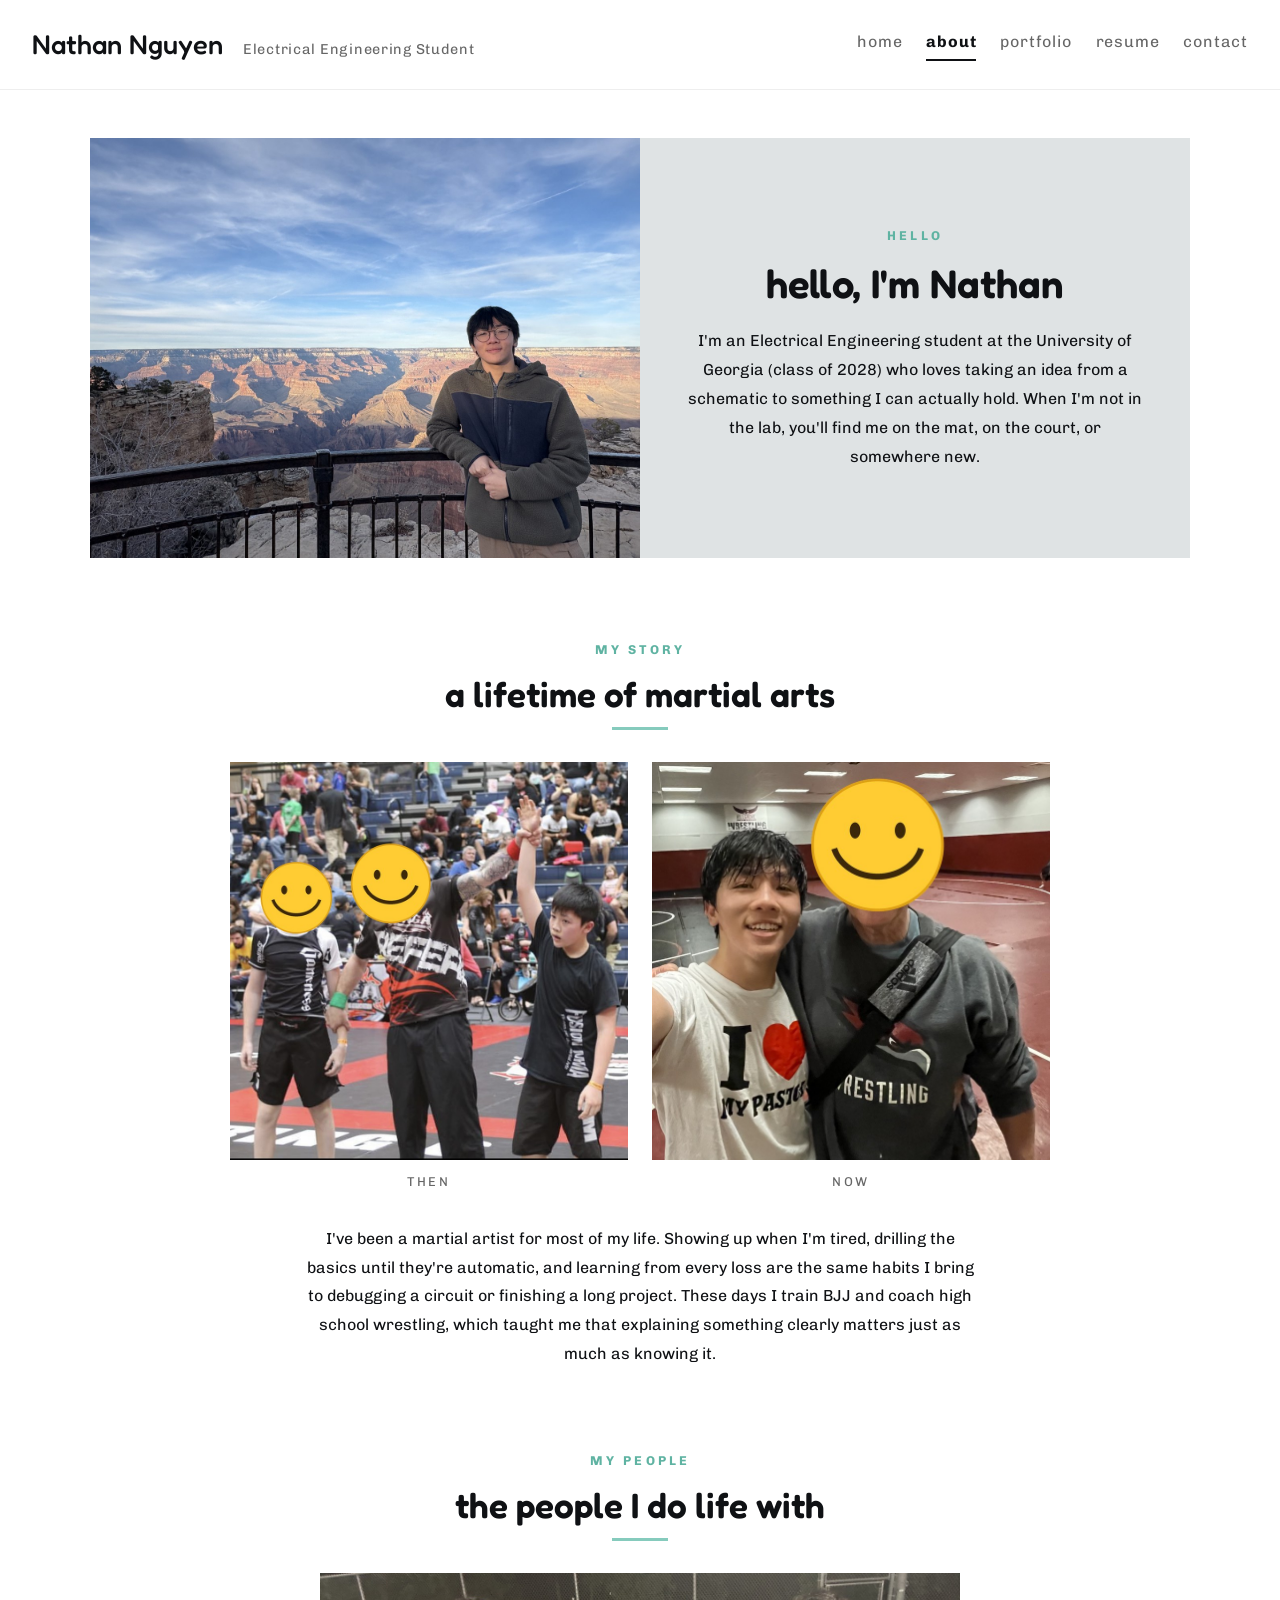
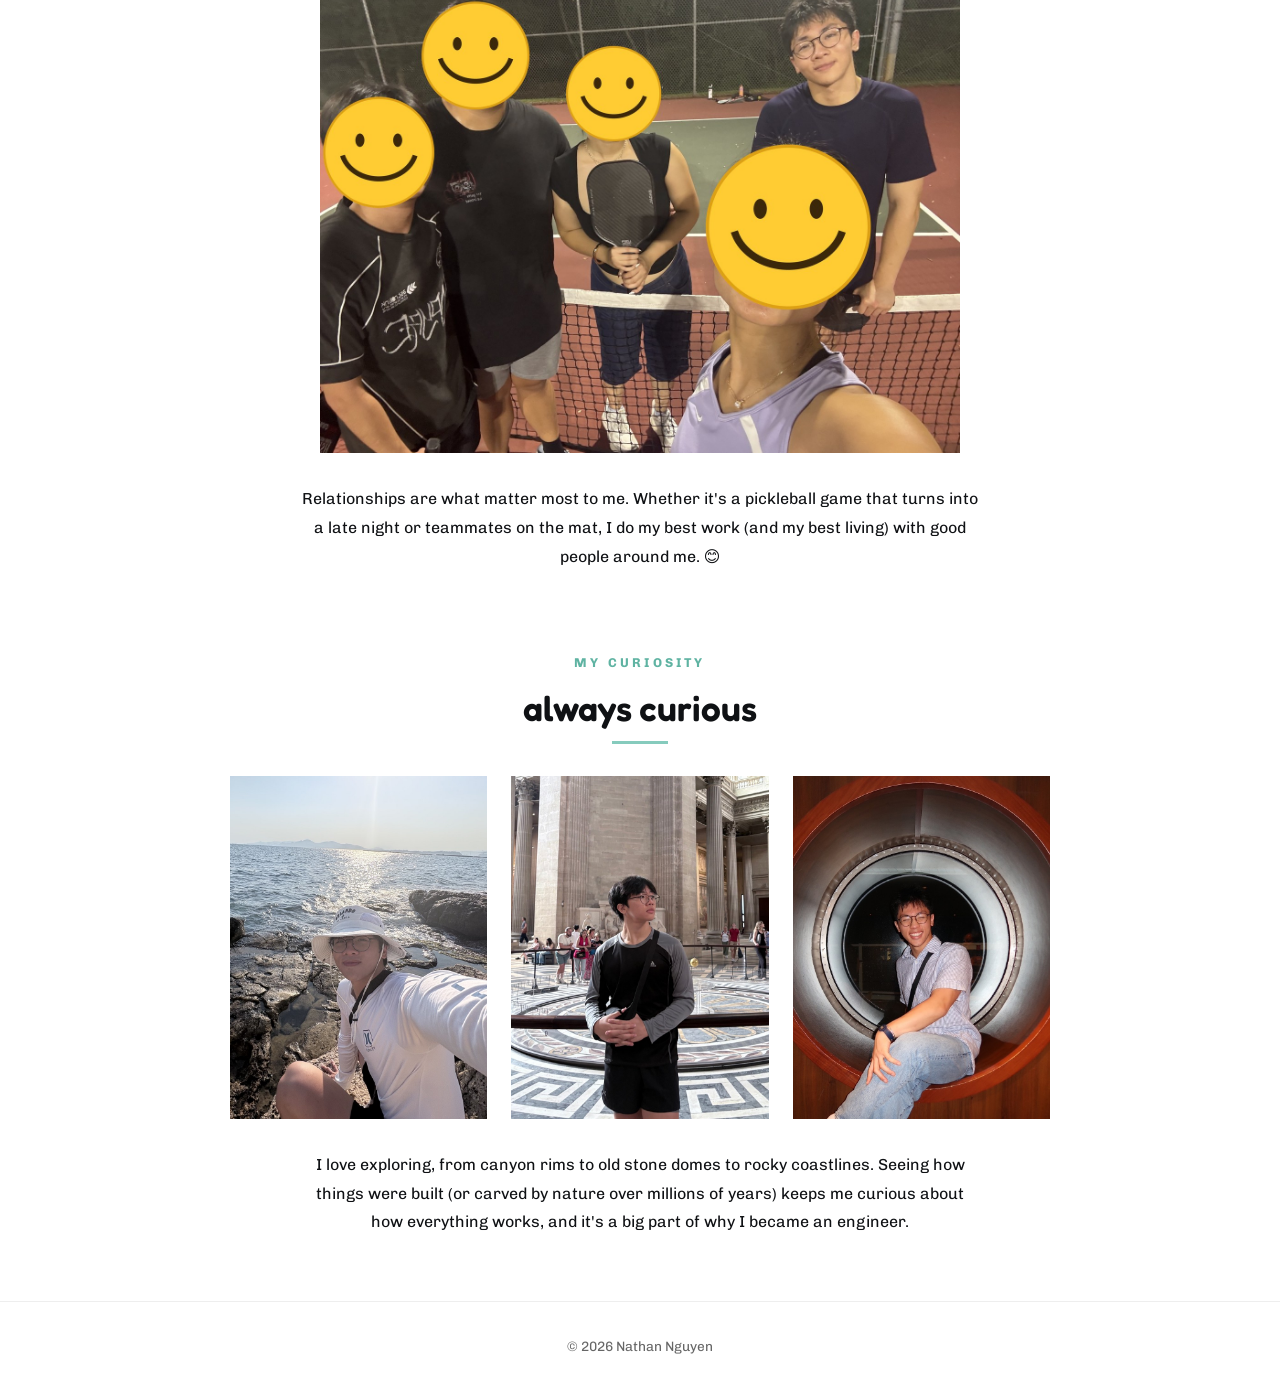
<file: about.html>
<!DOCTYPE html>
<html lang="en">
<head>
  <meta charset="UTF-8">
  <meta name="viewport" content="width=device-width, initial-scale=1">
  <title>About | Nathan Nguyen</title>
  <link rel="icon" type="image/png" href="images/favicon.jpg">
  <link rel="stylesheet" href="css/style.css">
  <head>
  <meta charset="UTF-8">
  <meta name="viewport" content="width=device-width, initial-scale=1">
  <title>About | Nathan Nguyen</title>
  
  <!-- This line sets your browser tab icon -->
  <link rel="icon" type="image/png" href="images/favicon.jpg">
  
  <link rel="stylesheet" href="css/style.css">
</head>
</head>
<body>
  <header>
    <div class="brand">
      <a class="name" href="index.html">Nathan Nguyen</a>
      <span class="title">Electrical Engineering Student</span>
    </div>
    <nav>
      <a href="index.html">home</a>
      <a class="active" href="about.html">about</a>
      <a href="portfolio.html">portfolio</a>
      <a href="resume.html">resume</a>
      <a href="contact.html">contact</a>
    </nav>
  </header>

  <main>

    <!-- 1. Hello -->
    <section class="hero-split">
      <img src="images/about.jpg" alt="me smiling at a canyon overlook">
      <div class="hero-text">
        <p class="eyebrow">hello</p>
        <h1>hello, I'm Nathan</h1>
        <p>I'm an Electrical Engineering student at the University of Georgia (class of 2028) who loves taking an idea from a schematic to something I can actually hold. When I'm not in the lab, you'll find me on the mat, on the court, or somewhere new.</p>
      </div>
    </section>

    <!-- 2. Martial arts -->
    <section class="story">
      <p class="eyebrow">my story</p>
      <h2>a lifetime of martial arts</h2>
      <div class="pair">
        <figure>
          <img src="images/martial-then.jpg" alt="me with my hand raised after a match">
          <figcaption>then</figcaption>
        </figure>
        <figure>
          <img src="images/martial-now.jpg" alt="me today in the wrestling room">
          <figcaption>now</figcaption>
        </figure>
      </div>
      <p class="story-text">I've been a martial artist for most of my life. Showing up when I'm tired, drilling the basics until they're automatic, and learning from every loss are the same habits I bring to debugging a circuit or finishing a long project. These days I train BJJ and coach high school wrestling, which taught me that explaining something clearly matters just as much as knowing it.</p>
    </section>

    <!-- 3. People -->
    <section class="story">
      <p class="eyebrow">my people</p>
      <h2>the people I do life with</h2>
      <figure class="solo">
        <img src="images/friends.jpg" alt="me and friends after a pickleball game">
      </figure>
      <p class="story-text">Relationships are what matter most to me. Whether it's a pickleball game that turns into a late night or teammates on the mat, I do my best work (and my best living) with good people around me. 😊</p>
    </section>

    <!-- 4. Curious -->
    <section class="story">
      <p class="eyebrow">my curiosity</p>
      <h2>always curious</h2>
      <div class="strip">
        <figure><img src="images/trip-1.jpg" alt="me inside a grand domed building"></figure>
        <figure><img src="images/trip-2.jpg" alt="me on a rocky coastline"></figure>
        <figure><img src="images/trip-3.jpg" alt="me laughing in a round window seat"></figure>
      </div>
      <p class="story-text">I love exploring, from canyon rims to old stone domes to rocky coastlines. Seeing how things were built (or carved by nature over millions of years) keeps me curious about how everything works, and it's a big part of why I became an engineer.</p>
    </section>

  </main>

  <footer>© 2026 Nathan Nguyen</footer>
</body>
</html>
</file>
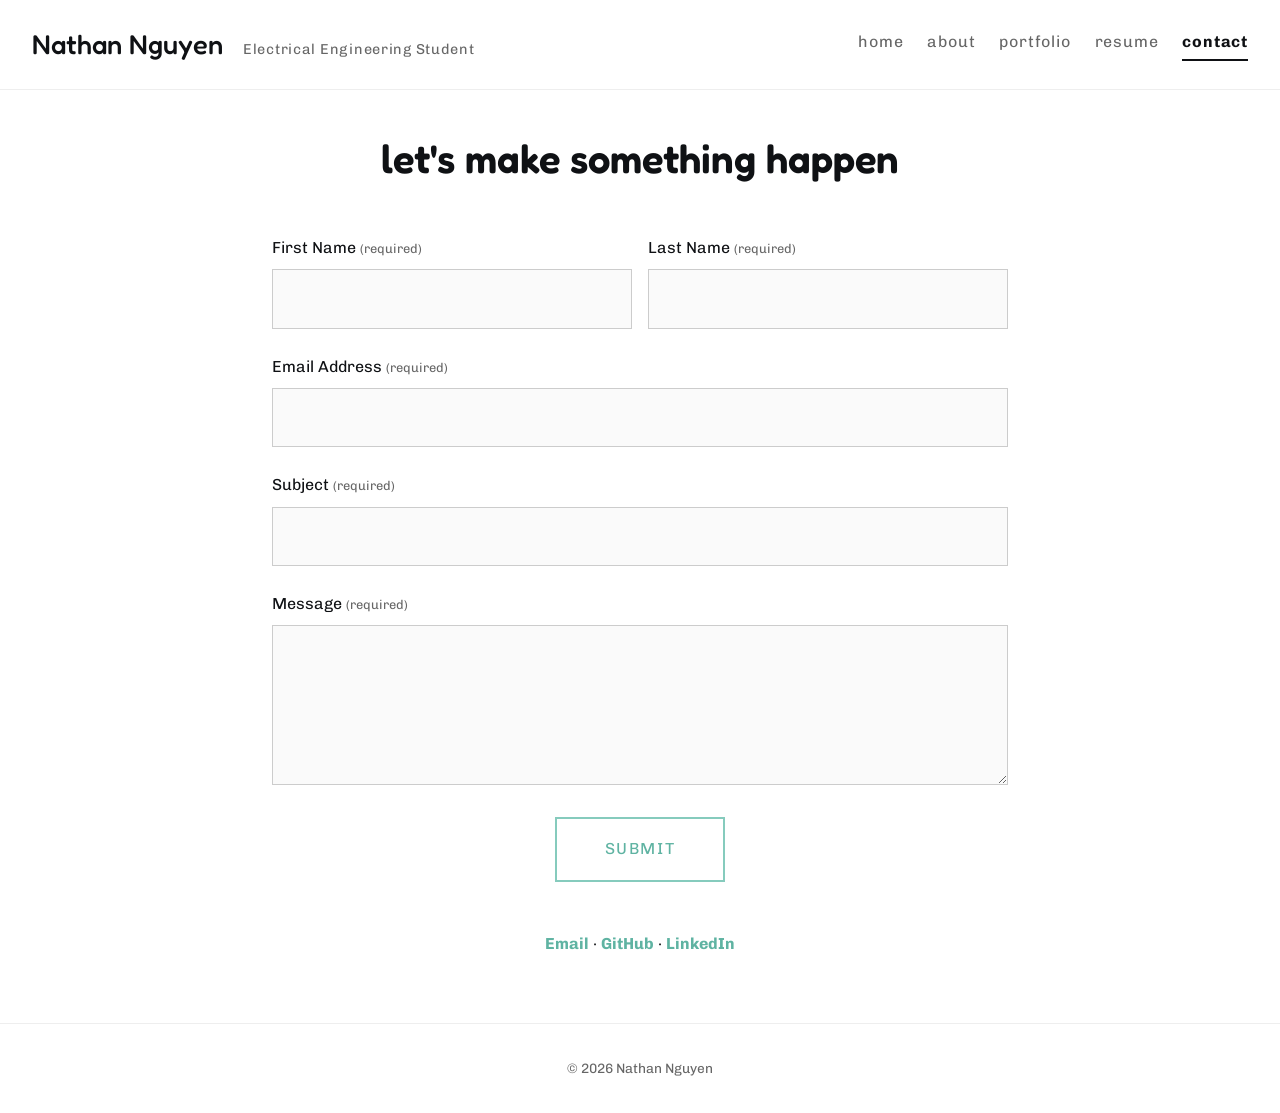
<file: contact.html>
<!DOCTYPE html>
<html lang="en">
<head>
  <meta charset="UTF-8">
  <meta name="viewport" content="width=device-width, initial-scale=1">
  <title>Contact | Nathan Nguyen</title>
  <link rel="icon" type="image/png" href="images/favicon.jpg">
  <link rel="stylesheet" href="css/style.css">
  <head>
  <meta charset="UTF-8">
  <meta name="viewport" content="width=device-width, initial-scale=1">
  <title>About | Nathan Nguyen</title>
  
  <!-- This line sets your browser tab icon -->
  <link rel="icon" type="image/png" href="images/favicon.jpg">
  
  <link rel="stylesheet" href="css/style.css">
</head>
</head>
<body>
  <header>
    <div class="brand">
      <a class="name" href="index.html">Nathan Nguyen</a>
      <span class="title">Electrical Engineering Student</span>
    </div>
    <nav>
      <a href="index.html">home</a>
      <a href="about.html">about</a>
      <a href="portfolio.html">portfolio</a>
      <a href="resume.html">resume</a>
      <a class="active" href="contact.html">contact</a>
    </nav>
  </header>

  <main class="contact">
    <h1>let's make something happen</h1>

    <iframe name="hidden_iframe" title="form target" style="display:none"></iframe>

    <form id="contact-form"
          action="https://docs.google.com/forms/d/e/1FAIpQLSeqGZSbZBymyTTaMnO7YeoTdLOs3ZnKVjRO1VKHXuJvcDLLQA/formResponse"
          method="POST" target="hidden_iframe">
      <div class="name-row">
        <label>First Name <small>(required)</small>
          <input type="text" name="entry.457008966" required>
        </label>
        <label>Last Name <small>(required)</small>
          <input type="text" name="entry.1453457360" required>
        </label>
      </div>
      <label>Email Address <small>(required)</small>
        <input type="email" name="entry.2095623285" required>
      </label>
      <label>Subject <small>(required)</small>
        <input type="text" name="entry.1551645468" required>
      </label>
      <label>Message <small>(required)</small>
        <textarea name="entry.1803993835" required></textarea>
      </label>
      <button type="submit">Submit</button>
    </form>

    <p id="thanks" hidden style="text-align:center; font-size:1.3rem; padding:2rem 0;">
      Thanks for reaching out! I'll get back to you soon.
    </p>

    <p style="text-align:center; margin-top:3rem;">
      <a href="mailto:ncnguyen1006@gmail.com" style="color:var(--teal-dark);font-weight:700;">Email</a> ·
      <a href="https://github.com/nathancreates" style="color:var(--teal-dark);font-weight:700;">GitHub</a> ·
      <a href="https://linkedin.com/in/nathan-nguyen-64410a379" style="color:var(--teal-dark);font-weight:700;">LinkedIn</a>
    </p>
  </main>

  <footer>© 2026 Nathan Nguyen</footer>

  <script>
    const form = document.getElementById("contact-form");
    const thanks = document.getElementById("thanks");
    form.addEventListener("submit", () => {
      setTimeout(() => {
        form.style.display = "none";
        thanks.hidden = false;
      }, 400);
    });
  </script>
</body>
</html>
</file>
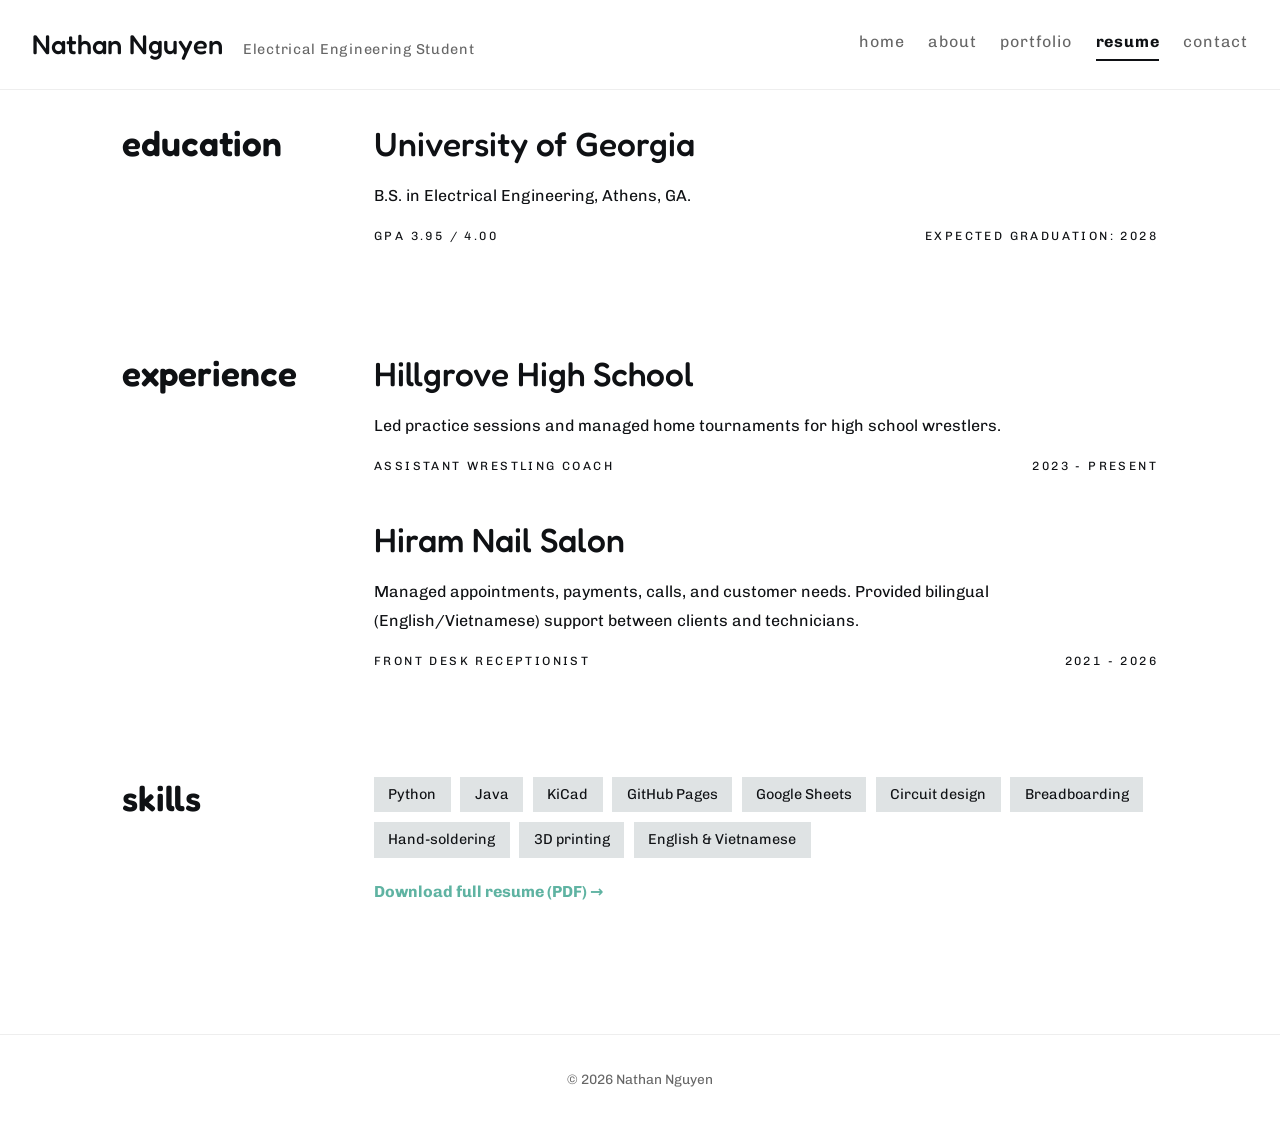
<file: resume.html>
<!DOCTYPE html>
<html lang="en">
<head>
  <meta charset="UTF-8">
  <meta name="viewport" content="width=device-width, initial-scale=1">
  <title>Resume | Nathan Nguyen</title>
  <link rel="icon" type="image/png" href="images/favicon.jpg">
  <link rel="stylesheet" href="css/style.css">
  <head>
  <meta charset="UTF-8">
  <meta name="viewport" content="width=device-width, initial-scale=1">
  <title>About | Nathan Nguyen</title>
  
  <!-- This line sets your browser tab icon -->
  <link rel="icon" type="image/png" href="images/favicon.png">
  
  <link rel="stylesheet" href="css/style.css">
</head>
</head>
<body>
  <header>
    <div class="brand">
      <a class="name" href="index.html">Nathan Nguyen</a>
      <span class="title">Electrical Engineering Student</span>
    </div>
    <nav>
      <a href="index.html">home</a>
      <a href="about.html">about</a>
      <a href="portfolio.html">portfolio</a>
      <a class="active" href="resume.html">resume</a>
      <a href="contact.html">contact</a>
    </nav>
  </header>

  <main class="resume">

    <section class="resume-section">
      <h1>education</h1>
      <div>
        <div class="entry">
          <h2>University of Georgia</h2>
          <p>B.S. in Electrical Engineering, Athens, GA.</p>
          <div class="meta"><span>GPA 3.95 / 4.00</span><span>Expected Graduation: 2028</span></div>
        </div>
      </div>
    </section>

    <section class="resume-section">
      <h1>experience</h1>
      <div>
        <div class="entry">
          <h2>Hillgrove High School</h2>
          <p>Led practice sessions and managed home tournaments for high school wrestlers.</p>
          <div class="meta"><span>Assistant Wrestling Coach</span><span>2023 - Present</span></div>
        </div>
        <div class="entry">
          <h2>Hiram Nail Salon</h2>
          <p>Managed appointments, payments, calls, and customer needs. Provided bilingual (English/Vietnamese) support between clients and technicians.</p>
          <div class="meta"><span>Front Desk Receptionist</span><span>2021 - 2026</span></div>
        </div>
      </div>
    </section>

    <section class="resume-section">
      <h1>skills</h1>
      <div>
        <ul class="skill-list">
          <li>Python</li>
          <li>Java</li>
          <li>KiCad</li>
          <li>GitHub Pages</li>
          <li>Google Sheets</li>
          <li>Circuit design</li>
          <li>Breadboarding</li>
          <li>Hand-soldering</li>
          <li>3D printing</li>
          <li>English &amp; Vietnamese</li>
        </ul>
        <a class="download" href="docs/resume.pdf">Download full resume (PDF) →</a>
      </div>
    </section>

  </main>

  <footer>© 2026 Nathan Nguyen</footer>
</body>
</html>
</file>
<file: css/style.css>
@import url("https://fonts.googleapis.com/css2?family=Chivo:wght@300;400;700;900&family=Fredoka:wght@400;500;600&display=swap");

/* ---------- Design tokens ---------- */
:root {
  --teal: #86cbbd;
  --teal-dark: #5fb3a2;
  --grey: #dfe3e4;
  --ink: #0f1114;
  --muted: #666;
  --max: 1100px;
  --heading: "Fredoka", "Chivo", system-ui, sans-serif;
}

/* ---------- Reset & base ---------- */
*, *::before, *::after { box-sizing: border-box; margin: 0; padding: 0; }
html { scroll-behavior: smooth; }

body {
  min-height: 100vh;
  display: flex;
  flex-direction: column;
  font-family: "Chivo", system-ui, -apple-system, "Segoe UI", sans-serif;
  color: var(--ink);
  background: #fff;
  line-height: 1.8;
}

img { max-width: 100%; display: block; }
a { color: inherit; text-decoration: none; }
:focus-visible { outline: 3px solid var(--teal); outline-offset: 3px; }

/* ---------- Header & navigation ---------- */
header {
  position: sticky;
  top: 0;
  z-index: 10;
  display: flex;
  justify-content: space-between;
  align-items: center;
  flex-wrap: wrap;
  gap: 0.75rem 2rem;
  padding: 1.25rem max(2rem, calc((100% - 1300px) / 2));
  background: rgba(255, 255, 255, 0.95);
  backdrop-filter: blur(6px);
  border-bottom: 1px solid #eee;
}

.brand { display: flex; align-items: baseline; gap: 0.5rem 1.25rem; flex-wrap: wrap; }
.brand .name { font-family: var(--heading); font-size: 1.7rem; font-weight: 500; }
.brand .title { color: var(--muted); font-size: 0.9rem; letter-spacing: 0.05em; }

nav { display: flex; gap: 0.5rem 1.5rem; flex-wrap: wrap; }
nav a {
  color: var(--muted);
  letter-spacing: 0.05em;
  padding-bottom: 2px;
  border-bottom: 2px solid transparent;
  transition: color 0.2s, border-color 0.2s;
}
nav a:hover { color: var(--ink); border-color: var(--teal); }
nav a.active { color: var(--ink); font-weight: 700; border-color: var(--ink); }

/* ---------- Page container & footer ---------- */
main {
  flex: 1;
  width: 100%;
  max-width: 1300px;
  margin: 0 auto;
  padding: 2rem 2rem 4rem;
}

footer {
  text-align: center;
  color: var(--muted);
  font-size: 0.85rem;
  padding: 2rem 1rem;
  border-top: 1px solid #eee;
}

/* ---------- Home tiles ---------- */
.tiles { 
  display: grid; 
  grid-template-columns: repeat(2, 1fr); 
  gap: 2rem; 
}

.tile {
  aspect-ratio: 5 / 3;
  display: flex;
  align-items: center;
  justify-content: center;
  background: var(--grey);
  border: 2px solid #000; /* Adds black outline to every tile */
  overflow: hidden;
  transition: transform 0.25s ease, box-shadow 0.25s ease, background-color 0.25s ease, color 0.25s ease;
}

.tile:hover { 
  transform: translateY(-4px); 
  box-shadow: 0 10px 24px rgba(0, 0, 0, 0.12); 
}

.tile img {
  width: 100%;
  height: 100%;
  object-fit: cover;
  object-position: center 30%;
  transition: transform 0.4s ease;
}

.tile:hover img { 
  transform: scale(1.04); 
}

.tile.text {
  font-family: var(--heading);
  font-weight: 500;
  font-size: clamp(1.8rem, 4vw, 3rem);
  background: #fff;
  color: #333;
}

.tile.text:hover { 
  color: var(--teal-dark); 
}

/* Updated hover color so text remains white on dark teal background */
.tile.teal { 
  background: var(--teal); 
  color: #fff; 
}

.tile.teal:hover { 
  background: var(--teal-dark); 
  color: #fff; /* Keeps text visible when hovering */
}

.tile.text.grey { 
  background: var(--grey); 
}

/* ---------- About: hero ---------- */
.eyebrow {
  color: var(--teal-dark);
  font-size: 0.8rem;
  font-weight: 700;
  letter-spacing: 0.25em;
  text-transform: uppercase;
  margin-bottom: 0.75rem;
}

.hero-split {
  display: grid;
  grid-template-columns: 1fr 1fr;
  max-width: var(--max);
  margin: 1rem auto 0;
  background: var(--grey);
}
.hero-split img {
  width: 100%;
  height: 100%;
  min-height: 420px;
  object-fit: cover;
  object-position: center 35%;
}
.hero-text {
  display: flex;
  flex-direction: column;
  justify-content: center;
  align-items: center;
  text-align: center;
  padding: 3rem;
}
.hero-text h1 {
  font-family: var(--heading);
  font-size: 2.5rem;
  font-weight: 600;
  line-height: 1.2;
  margin-bottom: 1.25rem;
}

/* ---------- About: story sections ---------- */
.story { max-width: var(--max); margin: 5rem auto 0; text-align: center; }
.story h2 { font-family: var(--heading); font-weight: 600; font-size: 2.2rem; line-height: 1.2; margin-bottom: 2rem; }
.story h2::after {
  content: "";
  display: block;
  width: 56px;
  height: 3px;
  background: var(--teal);
  margin: 0.75rem auto 0;
}
.story figure { margin: 0; }
.story img { display: block; width: 100%; object-fit: cover; background: var(--grey); }
.story figcaption {
  margin-top: 0.6rem;
  color: var(--muted);
  font-size: 0.8rem;
  letter-spacing: 0.2em;
  text-transform: uppercase;
}
.story-text { max-width: 680px; margin: 2rem auto 0; }

.pair { display: grid; grid-template-columns: 1fr 1fr; gap: 1.5rem; max-width: 820px; margin: 0 auto; }
.pair img { aspect-ratio: 1 / 1; object-position: center 10%; }
.pair figure:first-child img { object-position: center top; }

/* --- Updated .solo class to center the single image container --- */
/* --- Bulletproof centering for .solo --- */
/* --- Bulletproof centering for .solo --- */
/* --- Correct centering for .solo --- */
/* --- Fix specificity so the image container actually centers --- */
.story figure.solo { 
  display: block;
  width: 100%;
  max-width: 640px; 
  margin: 0 auto;        /* Centers the image box on the page */
}

.solo img { 
  display: block;
  width: 100%;
  aspect-ratio: 4 / 3; 
  object-fit: cover;
  background: var(--grey);
}

.strip { display: grid; grid-template-columns: repeat(3, 1fr); gap: 1.5rem; max-width: 820px; margin: 0 auto; }
.strip img { aspect-ratio: 3 / 4; }
.strip figure:nth-child(2) img { object-position: 70% center; }


/* ---------- Portfolio ---------- */
.projects { max-width: var(--max); margin: 0 auto; }
.project {
  display: grid;
  grid-template-columns: 280px 1fr;
  gap: 2.5rem;
  align-items: start;
  padding: 2.5rem 0;
  border-bottom: 1px solid #ccc;
  transition: transform 0.25s ease;
}
.project:hover { transform: translateX(6px); }
.project:last-child { border-bottom: none; }
.project img { width: 100%; aspect-ratio: 4 / 3; object-fit: cover; background: var(--grey); }
.project h2 {
  font-family: var(--heading);
  font-weight: 500;
  font-size: 2rem;
  line-height: 1.3;
  color: var(--teal);
  margin-bottom: 1rem;
}
.project .tags { margin-top: 0.75rem; color: var(--muted); font-size: 0.8rem; letter-spacing: 0.1em; text-transform: uppercase; }
.project .more { display: inline-block; margin-top: 0.75rem; color: var(--teal-dark); font-weight: 700; }
.project .more:hover { text-decoration: underline; }

/* ---------- Resume ---------- */
.resume { max-width: var(--max); margin: 0 auto; }
.resume-section { display: grid; grid-template-columns: 220px 1fr; gap: 2rem; margin-bottom: 4rem; }
.resume-section > h1 { font-family: var(--heading); font-size: 2.2rem; font-weight: 600; line-height: 1.2; }
.entry { margin-bottom: 2.5rem; }
.entry h2 { font-family: var(--heading); font-size: 2.1rem; font-weight: 500; line-height: 1.3; margin-bottom: 1rem; }
.meta {
  display: flex;
  justify-content: space-between;
  flex-wrap: wrap;
  gap: 0.5rem 1rem;
  margin-top: 1rem;
  font-size: 0.75rem;
  letter-spacing: 0.2em;
  text-transform: uppercase;
}
.skill-list { display: flex; flex-wrap: wrap; gap: 0.6rem; list-style: none; }
.skill-list li {
  background: var(--grey);
  padding: 0.3rem 0.9rem;
  font-size: 0.9rem;
  transition: background 0.2s, color 0.2s, transform 0.2s;
}
.skill-list li:hover { background: var(--teal); color: #fff; transform: translateY(-2px); }
.download { display: inline-block; margin-top: 1.25rem; color: var(--teal-dark); font-weight: 700; }
.download:hover { text-decoration: underline; }

/* ---------- Contact ---------- */
.contact { max-width: 800px; margin: 0 auto; }
.contact h1 { font-family: var(--heading); text-align: center; font-size: 2.5rem; font-weight: 600; margin-bottom: 2.5rem; }

.contact form { display: flex; flex-direction: column; gap: 1.5rem; }
.name-row { display: grid; grid-template-columns: 1fr 1fr; gap: 1rem; }

.contact label { display: block; font-size: 1rem; }
.contact label small { color: var(--muted); font-size: 0.8rem; }

.contact input,
.contact textarea {
  display: block;
  width: 100%;
  margin-top: 0.4rem;
  padding: 0.9rem;
  font: inherit;
  color: var(--ink);
  background: #fafafa;
  border: 1px solid #ccc;
  border-radius: 0;
  transition: border-color 0.2s, background 0.2s, box-shadow 0.2s;
}
.contact textarea { min-height: 160px; resize: vertical; }
.contact input:focus,
.contact textarea:focus {
  outline: none;
  border-color: var(--teal);
  background: #fff;
  box-shadow: 0 0 0 3px rgba(134, 203, 189, 0.35);
}

.contact button {
  align-self: center;
  margin-top: 0.5rem;
  padding: 1rem 3rem;
  font: inherit;
  letter-spacing: 0.1em;
  text-transform: uppercase;
  color: var(--teal-dark);
  background: #fff;
  border: 2px solid var(--teal);
  cursor: pointer;
  transition: background 0.2s, color 0.2s;
}
.contact button:hover { background: var(--teal); color: #fff; }

/* ---------- Mobile ---------- */
@media (max-width: 800px) {
  header { padding: 1rem 1.25rem; }
  main { padding: 1.5rem 1.25rem 3rem; }

  .tiles { grid-template-columns: 1fr; gap: 1rem; }

  .hero-split { grid-template-columns: 1fr; }
  .hero-split img { min-height: 320px; }
  .hero-text { padding: 2rem; }
  .hero-text h1 { font-size: 2rem; }
  .story { margin-top: 3.5rem; }

  .project { grid-template-columns: 1fr; gap: 1.25rem; }
  .project:hover { transform: none; }

  .resume-section { grid-template-columns: 1fr; gap: 1rem; }

  .name-row { grid-template-columns: 1fr; }
}

@media (max-width: 560px) {
  .pair { grid-template-columns: 1fr; }
  .strip { gap: 0.5rem; }
}

@media (prefers-reduced-motion: reduce) {
  * { transition: none !important; scroll-behavior: auto !important; }
}
.tile.text {
  font-family: var(--heading);
  font-weight: 500;
  font-size: clamp(1.8rem, 4vw, 3rem);
  background: #fff;
  color: #333;
}
.tile.text:hover { color: var(--teal-dark); }
</file>
